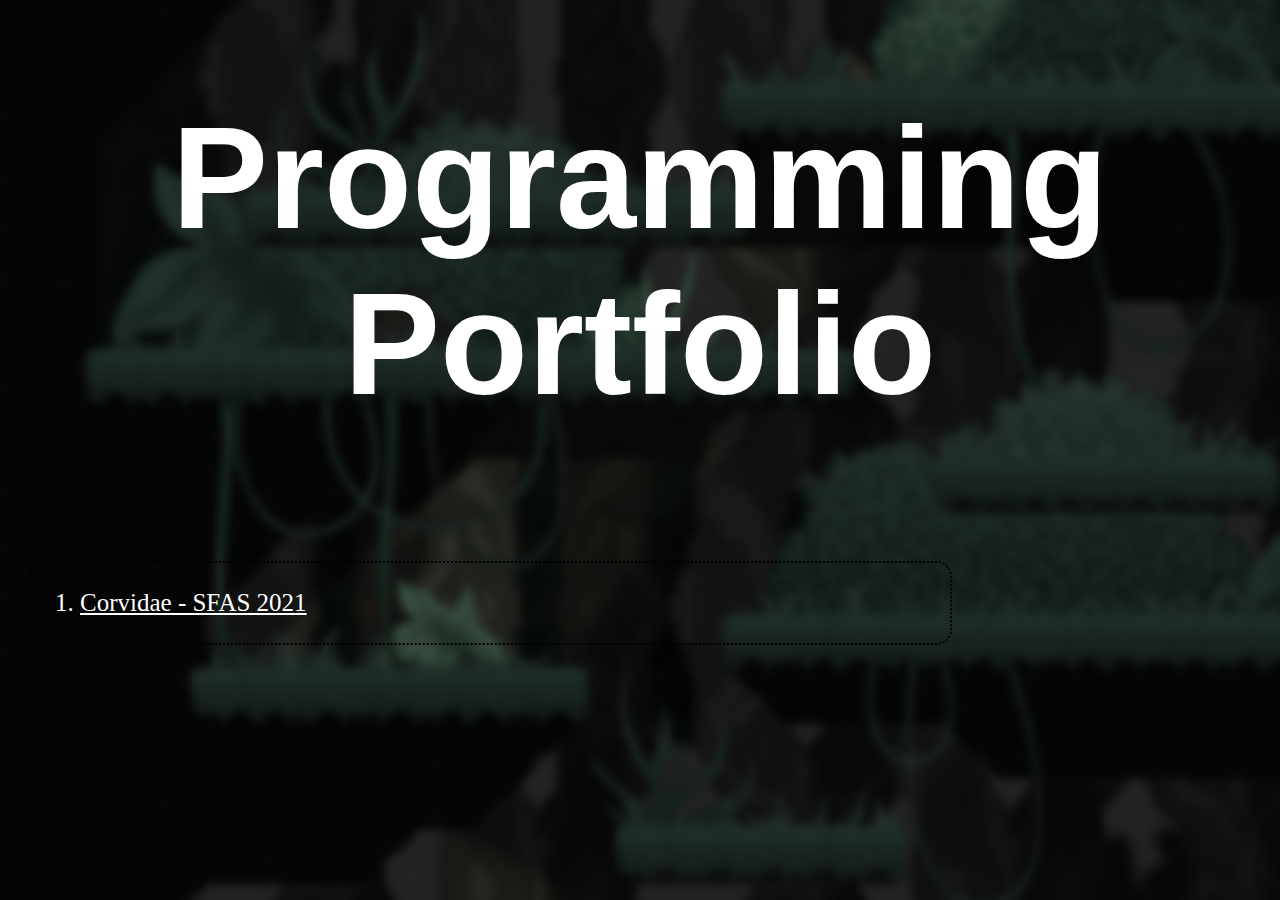
<file: Index.html>
<!DOCTYPE html>
<html lang = "en">
    <head>
        <link rel = "stylesheet" type = "text/css"  href = "css/stylesheet.css">
    </head>
    <header>
        <h1> Programming Portfolio</h1>
    </header>
    <br><br>
    <body>
    <main>
        <div id="blocked-list">
            <ol>
                <li><a href="Corvidae.html"> Corvidae - SFAS 2021</a></li>
            </ol>
        </div>
    </main>
</body>
</html>
</file>
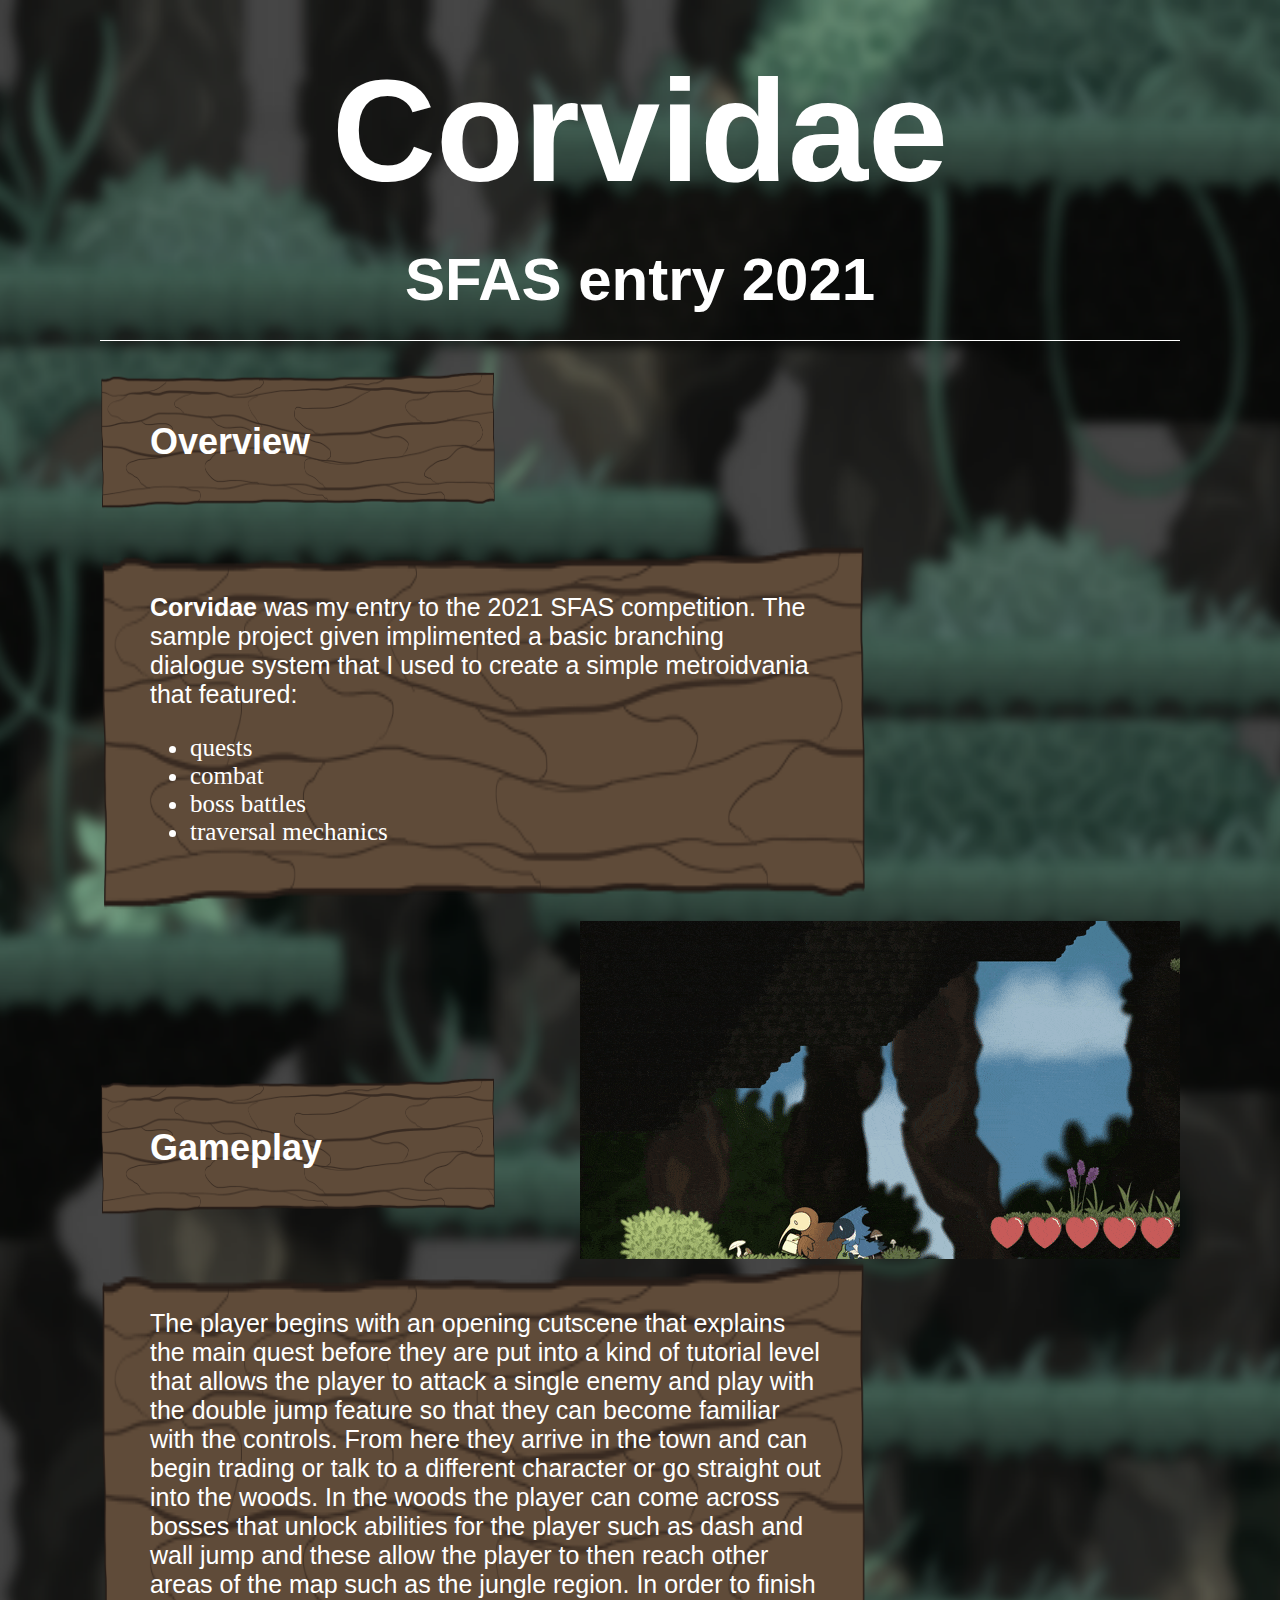
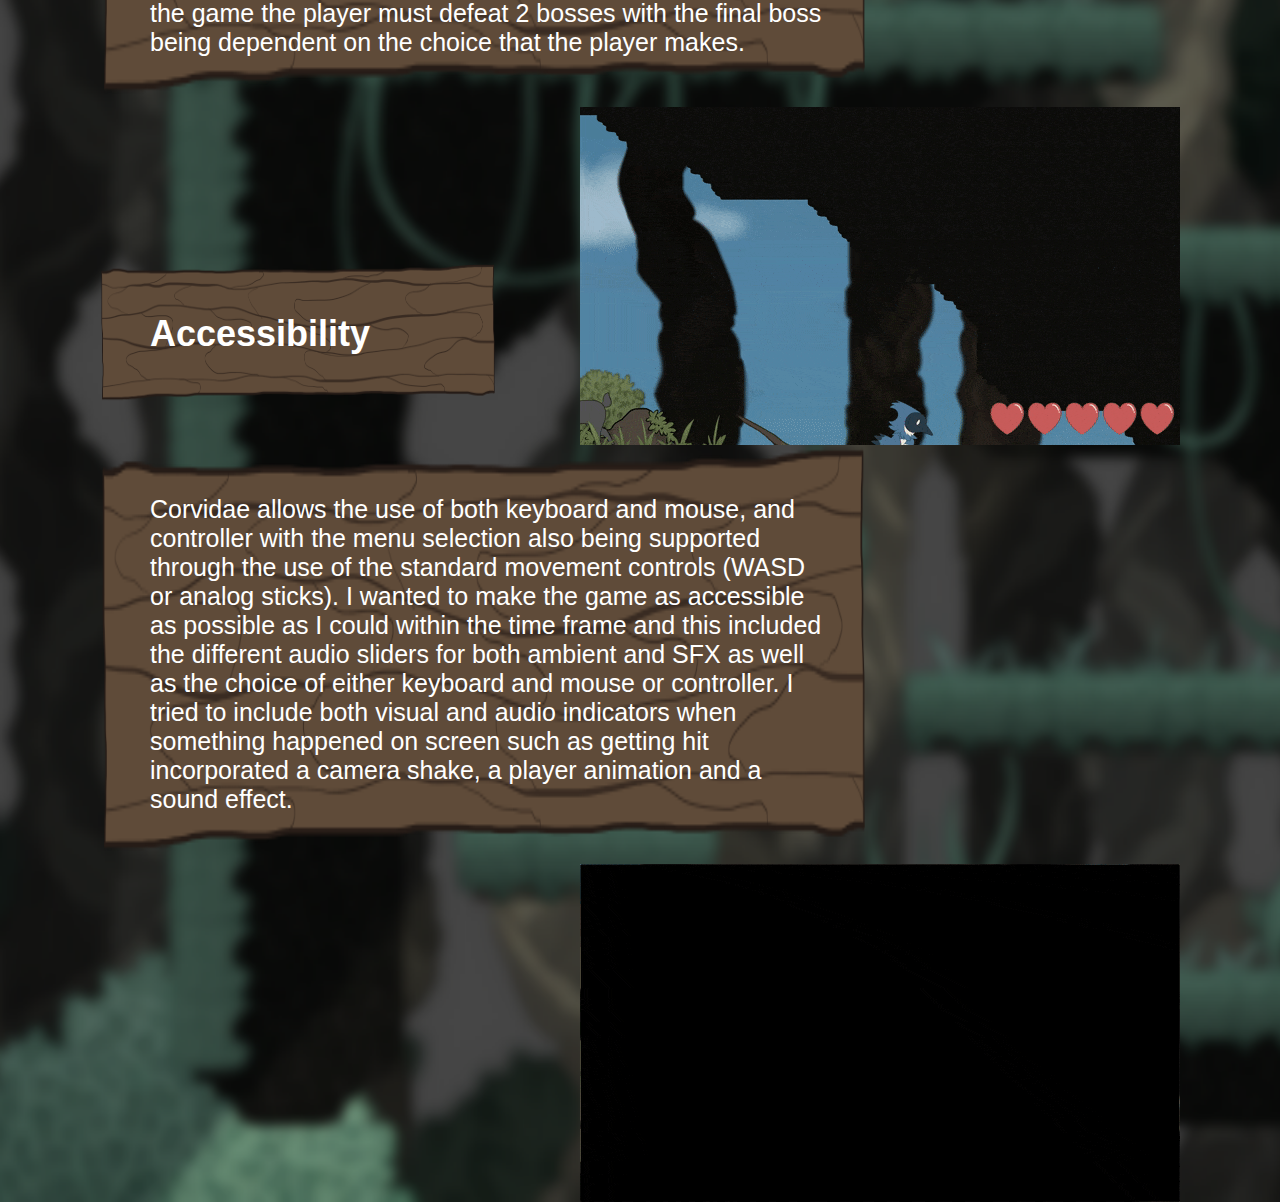
<file: Corvidae.html>
<!DOCTYPE html>
<html lang = "en">
    <head>
        <link rel = "stylesheet" type = "text/css"  href = "css/corvidaeStylesheet.css">
    </head>
    <header>
        <h1> Corvidae</h1>
        <h1 id="sub-header"> SFAS entry 2021</h1>
        <div class="white-line"></div>
    </header>                                                                                                                                                                                                                                                                                                                                                                                                                                                                                                                                                                                                                                                                                                                                                                                                                                                                                                                                                                                                                                                                                                   
    <body>
        <h2> Overview </h2>
        <br>
        <span> <strong>Corvidae</strong> was my entry to the 2021 SFAS competition. The sample project given implimented a basic branching dialogue system that I used
               to create a simple metroidvania that featured:
               <ul>
                <li>quests</li>
                <li>combat</li>
                <li>boss battles</li>
                <li>traversal mechanics</li>
               </ul>
        </span>
        <img src="css/images/Corvidae/gif1.gif" id="image-wrap-right"/>
        <br><br><br><br><br><br><br><br>
        <h2> Gameplay </h2>
        <br>
        <span> The player begins with an opening cutscene that explains the main quest before they are put into a kind of tutorial level that allows the player to attack a single enemy and play with the double jump feature so that they can become familiar with the controls.
             From here they arrive in the town and can begin trading or talk to a different character or go straight out into the woods.
             In the woods the player can come across bosses that unlock abilities for the player such as dash and wall jump and these allow the player to then reach other areas of the map such as the jungle region. 
            In order to finish the game the player must defeat 2 bosses with the final boss being dependent on the choice that the player makes.
        </span>
        <img src="css/images/Corvidae/gif2.gif" id="image-wrap-right"/>
        <br><br><br><br><br><br><br><br>
        <h2> Accessibility </h2>
        <br>
        <span> Corvidae allows the use of both keyboard and mouse, and controller with the menu selection also being supported through the use of the standard movement controls (WASD or analog sticks).
             I wanted to make the game as accessible as possible as I could within the time frame and this included the different audio sliders for both ambient and SFX as well as the choice of either keyboard and mouse or controller.
              I tried to include both visual and audio indicators when something happened on screen such as getting hit incorporated a camera shake, a player animation and a sound effect. 
        </span>
        <img src="css/images/Corvidae/gif3.gif" id="image-wrap-right"/>
        <br><br><br><br><br><br><br><br>
    </body>
</html>
</file>
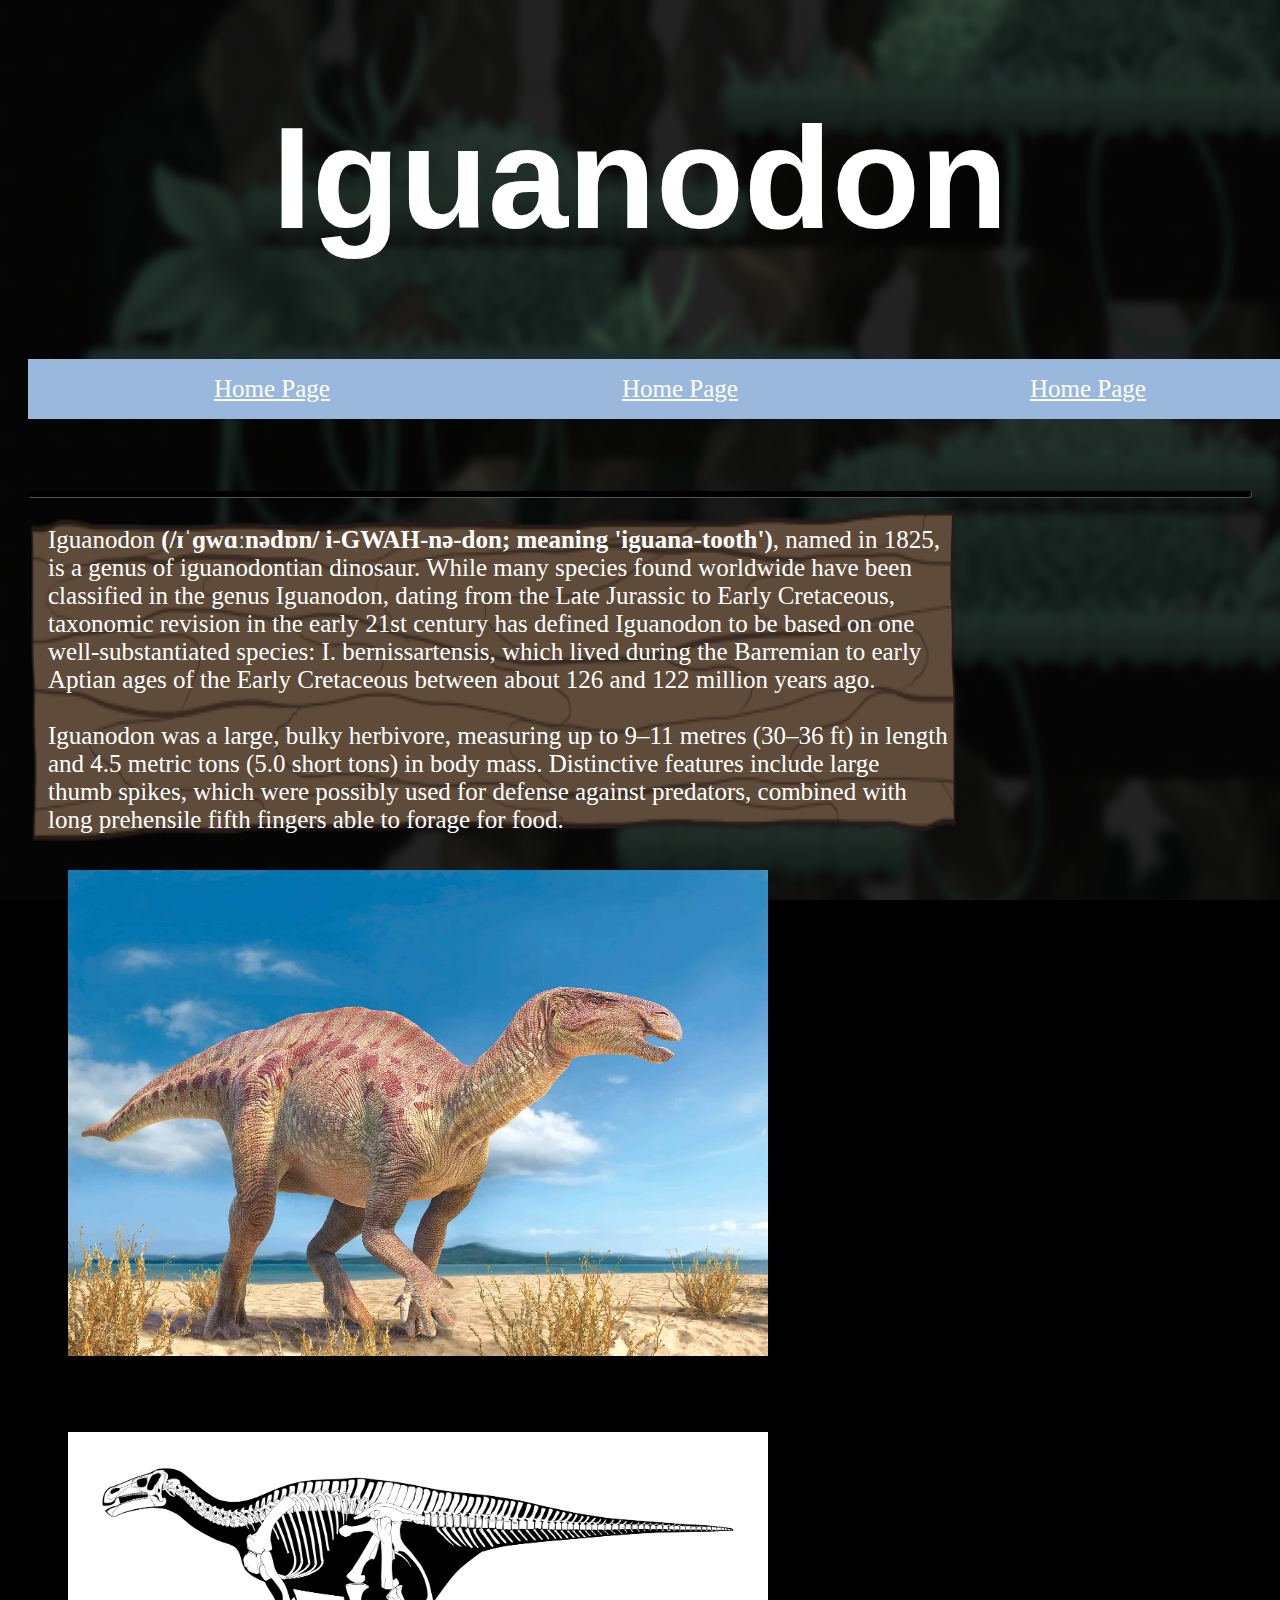
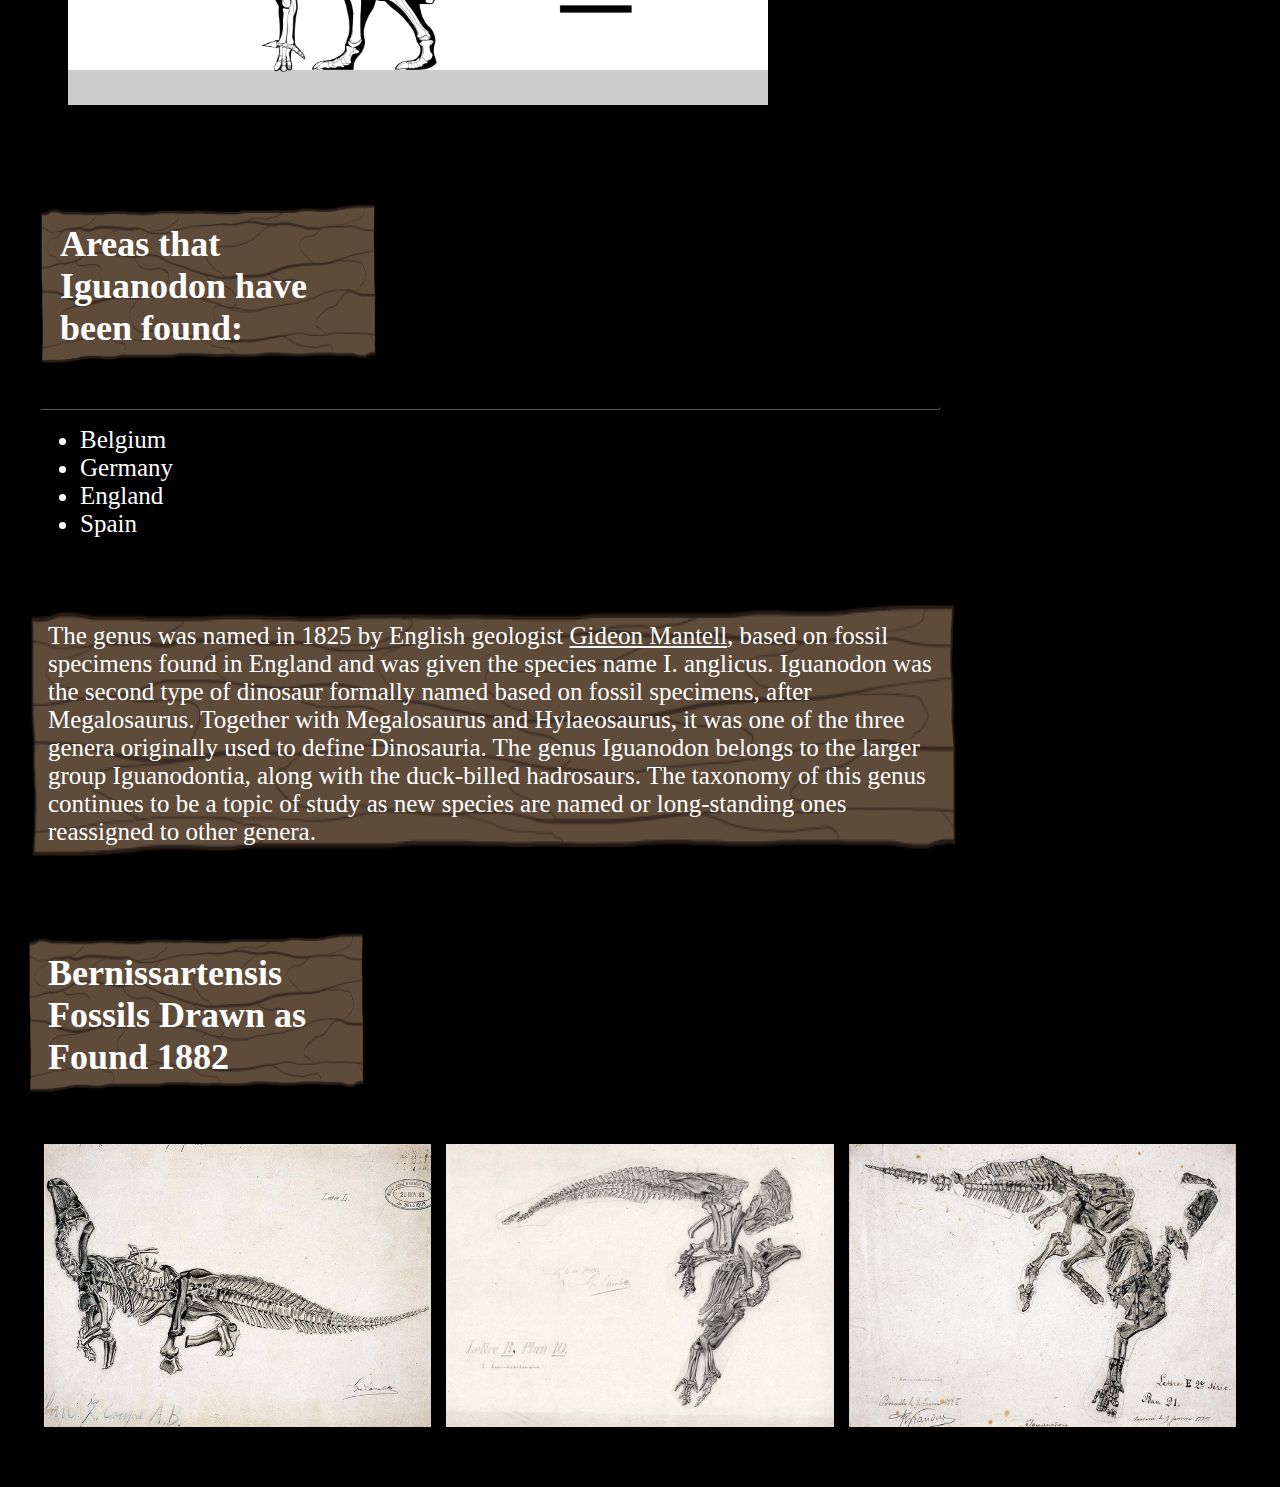
<file: Iguanodon.html>
<!DOCTYPE html>
<html lang = "en">
    <head>
        <link rel = "stylesheet" type = "text/css"  href = "css/stylesheet.css">
    </head>
    <body>
        <header>
            <h1>Iguanodon</h1>
            <ul id="horizontal-list">
                <li id="horizontal-list-entry"> <a href="index.html">Home Page</a></li>
                <li id="horizontal-list-entry"> <a href="index.html">Home Page</a></li>
                <li id="horizontal-list-entry"> <a href="index.html">Home Page</a></li>
            </ul>
        </header>
        <main>
            <hr class="header-split">
            <div>
            <span>Iguanodon <strong>(/ɪˈɡwɑːnədɒn/ i-GWAH-nə-don; meaning 'iguana-tooth')</strong>, named in 1825, is a genus of iguanodontian dinosaur.
                While many species found worldwide have been classified in the genus Iguanodon, dating from the Late Jurassic to Early Cretaceous,
                taxonomic revision in the early 21st century has defined Iguanodon to be based on one well-substantiated species: I. bernissartensis,
                which lived during the Barremian to early Aptian ages of the Early Cretaceous between about
                126 and 122 million years ago. 
                <br><br>
                Iguanodon was a large, bulky herbivore, measuring up to 9–11 metres (30–36 ft) in length and 4.5 metric
                tons (5.0 short tons) in body mass. Distinctive features include large thumb spikes, which were possibly used for defense against 
                predators, combined with long prehensile fifth fingers able to forage for food.</span>
                <figure id ="image-wrap">
                <img src="css/images/Iguanodon-header.jpg" width="700px" height="auto" alt="A rendered picture of an Iguanodon walking in a desert biome"/>
                <figcaption> A rendered picture of an Iguanodon walking in a desert biome</figcaption>
                <br><br><br>
                <img src="css/images/skeleton-fig.png" width="700px" height="auto" alt="A rendered picture of an Iguanodon walking in a desert biome"/>
                <figcaption> A rendered picture of an Iguanodon skeleton</figcaption>
                </figure>
            </div>
                <br>
                <div id="blocked-list">
                    <h2> Areas that Iguanodon have been found: </h2>
                    <hr>
                <ul>
                    <li> Belgium </li>
                    <li> Germany </li>
                    <li> England </li>
                    <li> Spain </li>
                </ul>
            </div>
            <br><br>
            <div>
                <span>The genus was named in 1825 by English geologist <a href="https://en.wikipedia.org/wiki/Gideon_Mantell" >Gideon Mantell</a>, based on fossil specimens found in England and was given the species name I. anglicus. 
                    Iguanodon was the second type of dinosaur formally named based on fossil specimens, after Megalosaurus. Together with Megalosaurus and Hylaeosaurus, 
                    it was one of the three genera originally used to define Dinosauria. The genus Iguanodon belongs to the larger group Iguanodontia, 
                    along with the duck-billed hadrosaurs. The taxonomy of this genus continues to be a topic of study as new species are named or long-standing ones 
                    reassigned to other genera.</span>
            </div>
            <br><br>
            <h2> Bernissartensis Fossils Drawn as Found 1882</h2>
            <div id="horizontal-gallery">
                <img src="css/images/fig2.jpg" id="gallery_img" />
                <img src="css/images/fig1.jpg" id="gallery_img"/>
                <img src="css/images/fig3.jpg" id="gallery_img"/>
            </div>
            <br><br>
        </main>
    </body>
</html>
</file>
<file: css/stylesheet.css>
html {
    margin: 0;
    padding-left: 20px;
    padding-right: 20px;
    padding-top: 0px;
    padding-bottom: 0px;
  }

  body 
  {
    background-color: black;
  }

  body::after {
    content: "";
    background: url("images/Corvidae/corvidaeBackground.png");
    opacity: 0.5;
    top: 0;
    left: 0;
    bottom: 0;
    right: 0;
    position: absolute;
    z-index: -1;   
  }

  header {
    color: white;
    font-size: 72px;
    font-style: normal;
    font-family: 'Segoe UI', Tahoma, Geneva, Verdana, sans-serif;
    text-align: center;
  }

  h2 {
    color: black;
    font-size: 36px;
    font-style: normal;
    font-family: Cambria, Cochin, Georgia, Times, 'Times New Roman', serif;
    text-align: left;
    max-width: 300px;
  }

  span {
    font-size: 25px;
    color: black;
    max-width: 100vh;
    display: inline-block;
  }

  li {
    font-size: 25px;
    color: white;
    font-family: Cambria, Cochin, Georgia, Times, 'Times New Roman', serif;
  }

  #blocked-list {
    border: 2px dotted black;
    width: 100VH;
    height: auto;
    padding: 10px 10px;
    border-radius: 15px;
  }

  hr {
    height: 1px;
    width:auto;
    border-width: 1px;
    background-color: black;
    border-color: black;
    border-radius: 15px;
  }

  hr.header-split {

    height: 5px;
  }

  .footer-image {
    height: 300px;
    color: white;
    font-size: 72px;
    font-style: normal;
    font-family: 'Segoe UI', Tahoma, Geneva, Verdana, sans-serif;
    text-align: start;
  }

  .caption {
    display: block;
    font-family: 'Playfair Display', serif;
    font-size: 14px;
    font-style: italic;
    line-height: 14px;
    margin-left: 20px;
    padding: 10px;
    position: relative;
    top: 80%;
    width: 60%;
    background-color: black;
    color: white;
  }

  #image-wrap-right {
    float: right;  
    padding: 25px 25px;
  }

 #horizontal-gallery {
  border: 1px black dotted;
  display: grid;
  grid-template-columns: auto auto auto;
  grid-gap: 15px;
  padding: 15px 15px;
  border-radius: 15px;
 }

 #gallery_img {
  width: 100%;
  height: 100%;
}

#horizontal-list {
  list-style-type: none;
  width: 100%;
  display: flex;
  background-color:#99b8db;
}

#horizontal-list-entry {
  float: left;
  display: table-cell;
  text-align: center;
  padding: 16px;
  height: 100%;
  flex: 1;
}

a {
  color: white;
}

h2, h3, span {
  color: white;
  background: url("images/Corvidae/WoodBackground3.png");
  background-repeat: no-repeat;
  display: inline-block;
  background-size: 100% 100%;
  width: 100%;
  padding: 20px 20px;
}
</file>
<file: css/corvidaeStylesheet.css>
html {
    margin: 0;
  }

  body {
    background: url("images/Corvidae/corvidaeBackground.png");
    background-size: cover;
    background-position: center top; 
    margin: 0px 100px; 
  }

  header {
    color: white;
    font-size: 72px;
    font-style: normal;
    font-family: 'Segoe UI', Tahoma, Geneva, Verdana, sans-serif;
    text-align: center;
    line-height: 0.5;
  }

  #sub-header 
  {
    color: white;
    font-size: 60px;
    font-style: normal;
    font-family: 'Segoe UI', Tahoma, Geneva, Verdana, sans-serif;
    text-align: center;
    line-height: 0.5;
  }

  h2 {
    color: black;
    font-size: 36px;
    font-style: normal;
    font-family: Cambria, Cochin, Georgia, Times, 'Times New Roman', serif;
    text-align: left;
    max-width: 300px;
  }

  span {
    font-size: 25px;
    color: black;
    max-width: 75vh;
    display: inline-block;
  }

  li {
    font-size: 25px;
    color: white;
    font-family: Cambria, Cochin, Georgia, Times, 'Times New Roman', serif;
  }

  #blocked-list {
    border: 2px dotted black;
    width: 100VH;
    height: auto;
    padding: 10px 10px;
    border-radius: 15px;
  }

  hr {
    height: 1px;
    width:auto;
    border-width: 1px;
    background-color: black;
    border-color: black;
    border-radius: 15px;
  }

  .white-line {
    width: 100%;
   height: 5px;
   border-bottom: 1px solid white;
   color: white;
  }
  hr.header-split {

    height: 5px;
  }

  .footer-image {
    height: 300px;
    color: white;
    font-size: 72px;
    font-style: normal;
    font-family: 'Segoe UI', Tahoma, Geneva, Verdana, sans-serif;
    text-align: start;
  }

  .caption {
    display: block;
    font-family: 'Playfair Display', serif;
    font-size: 14px;
    font-style: italic;
    line-height: 14px;
    margin-left: 20px;
    padding: 10px;
    position: relative;
    top: 80%;
    width: 60%;
    background-color: black;
    color: white;
  }

  #image-wrap-right {
    float: right;
  }

 #horizontal-gallery {
  border: 1px black dotted;
  display: grid;
  grid-template-columns: auto auto auto;
  grid-gap: 15px;
  padding: 15px 15px;
  border-radius: 15px;
 }

 #gallery_img {
  width: 100%;
  height: 100%;
}

#horizontal-list {
  list-style-type: none;
  width: 100%;
  display: flex;
  background-color:#99b8db;
}

#horizontal-list-entry {
  float: left;
  display: table-cell;
  text-align: center;
  padding: 16px;
  height: 100%;
  flex: 1;
}

a {
  color: white;
}

h2, h3, span {
  color: white;
  background: url("images/Corvidae/WoodBackground3.png") no-repeat;
  display: inline-block;
  background-size: 100% 100%;
  width: 100%;
  padding: 50px 50px;
  font-family: 'Segoe UI', Tahoma, Geneva, Verdana, sans-serif;
}
</file>
